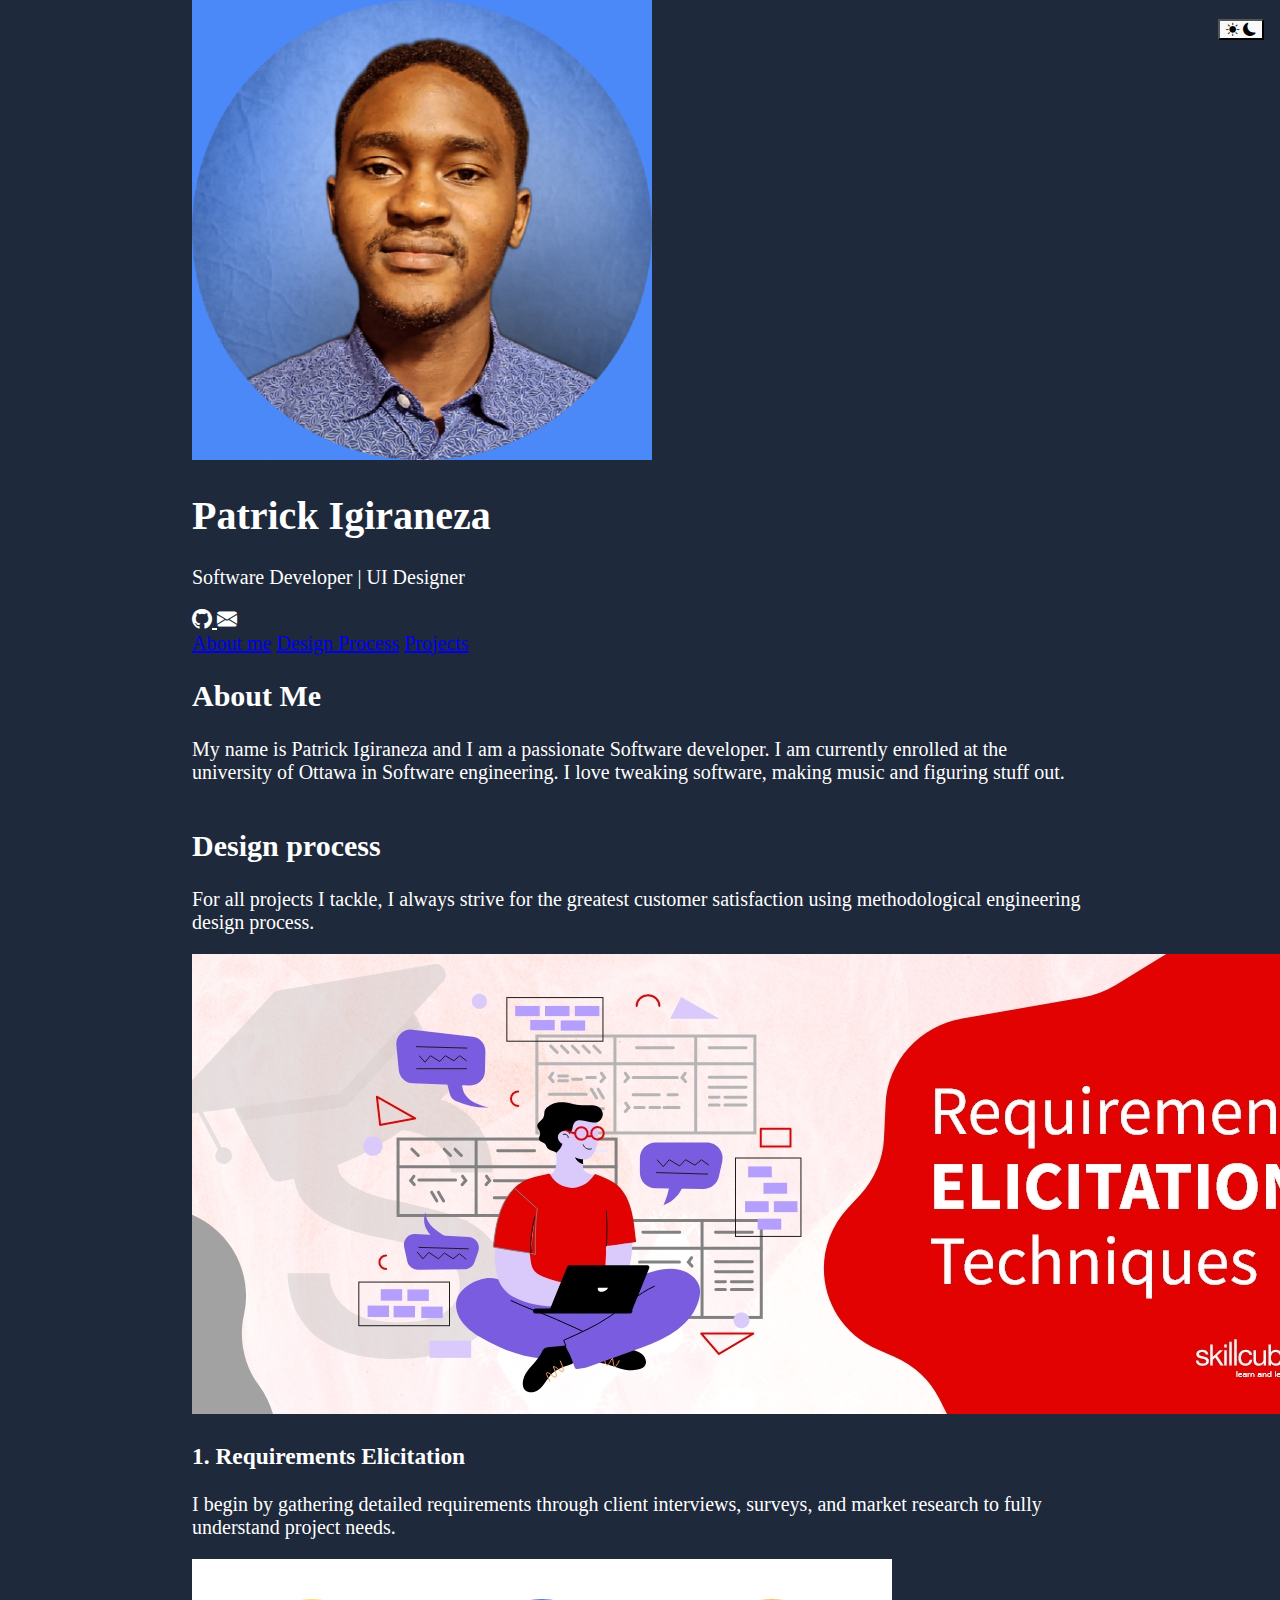
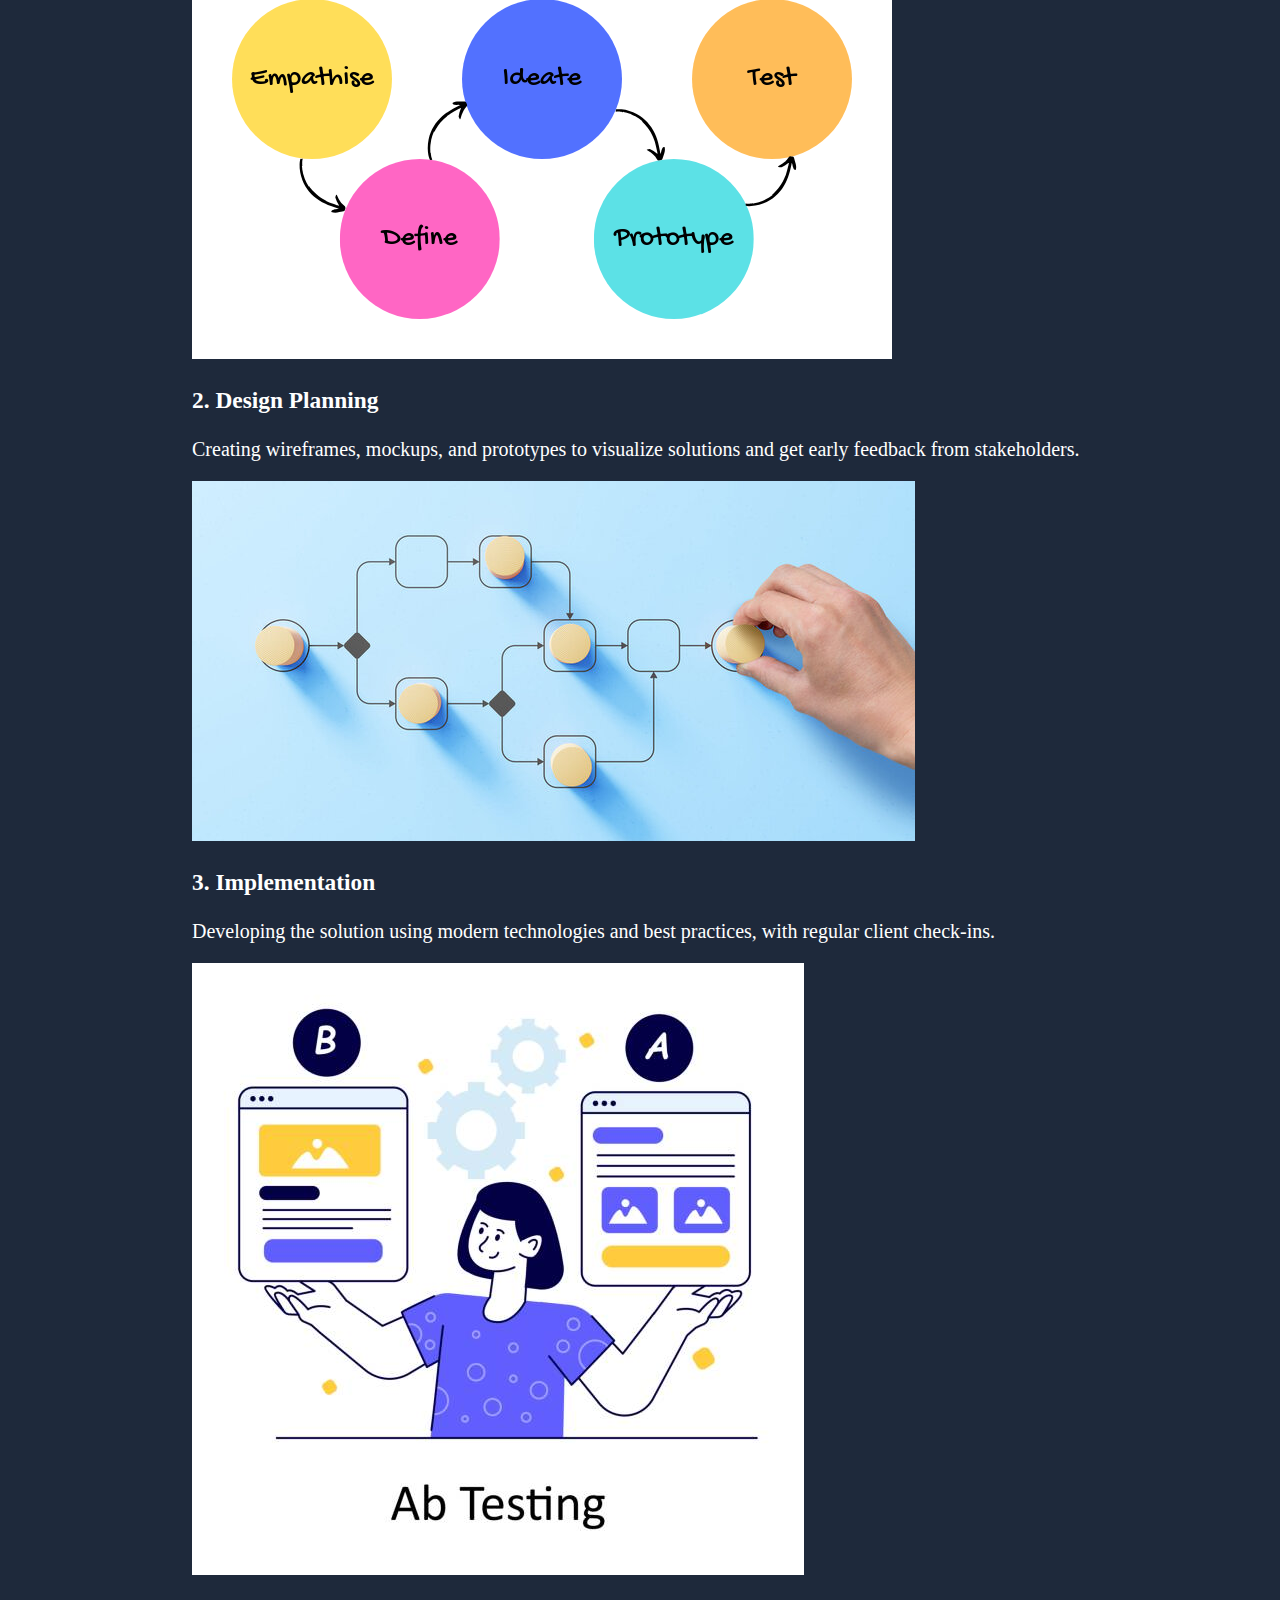
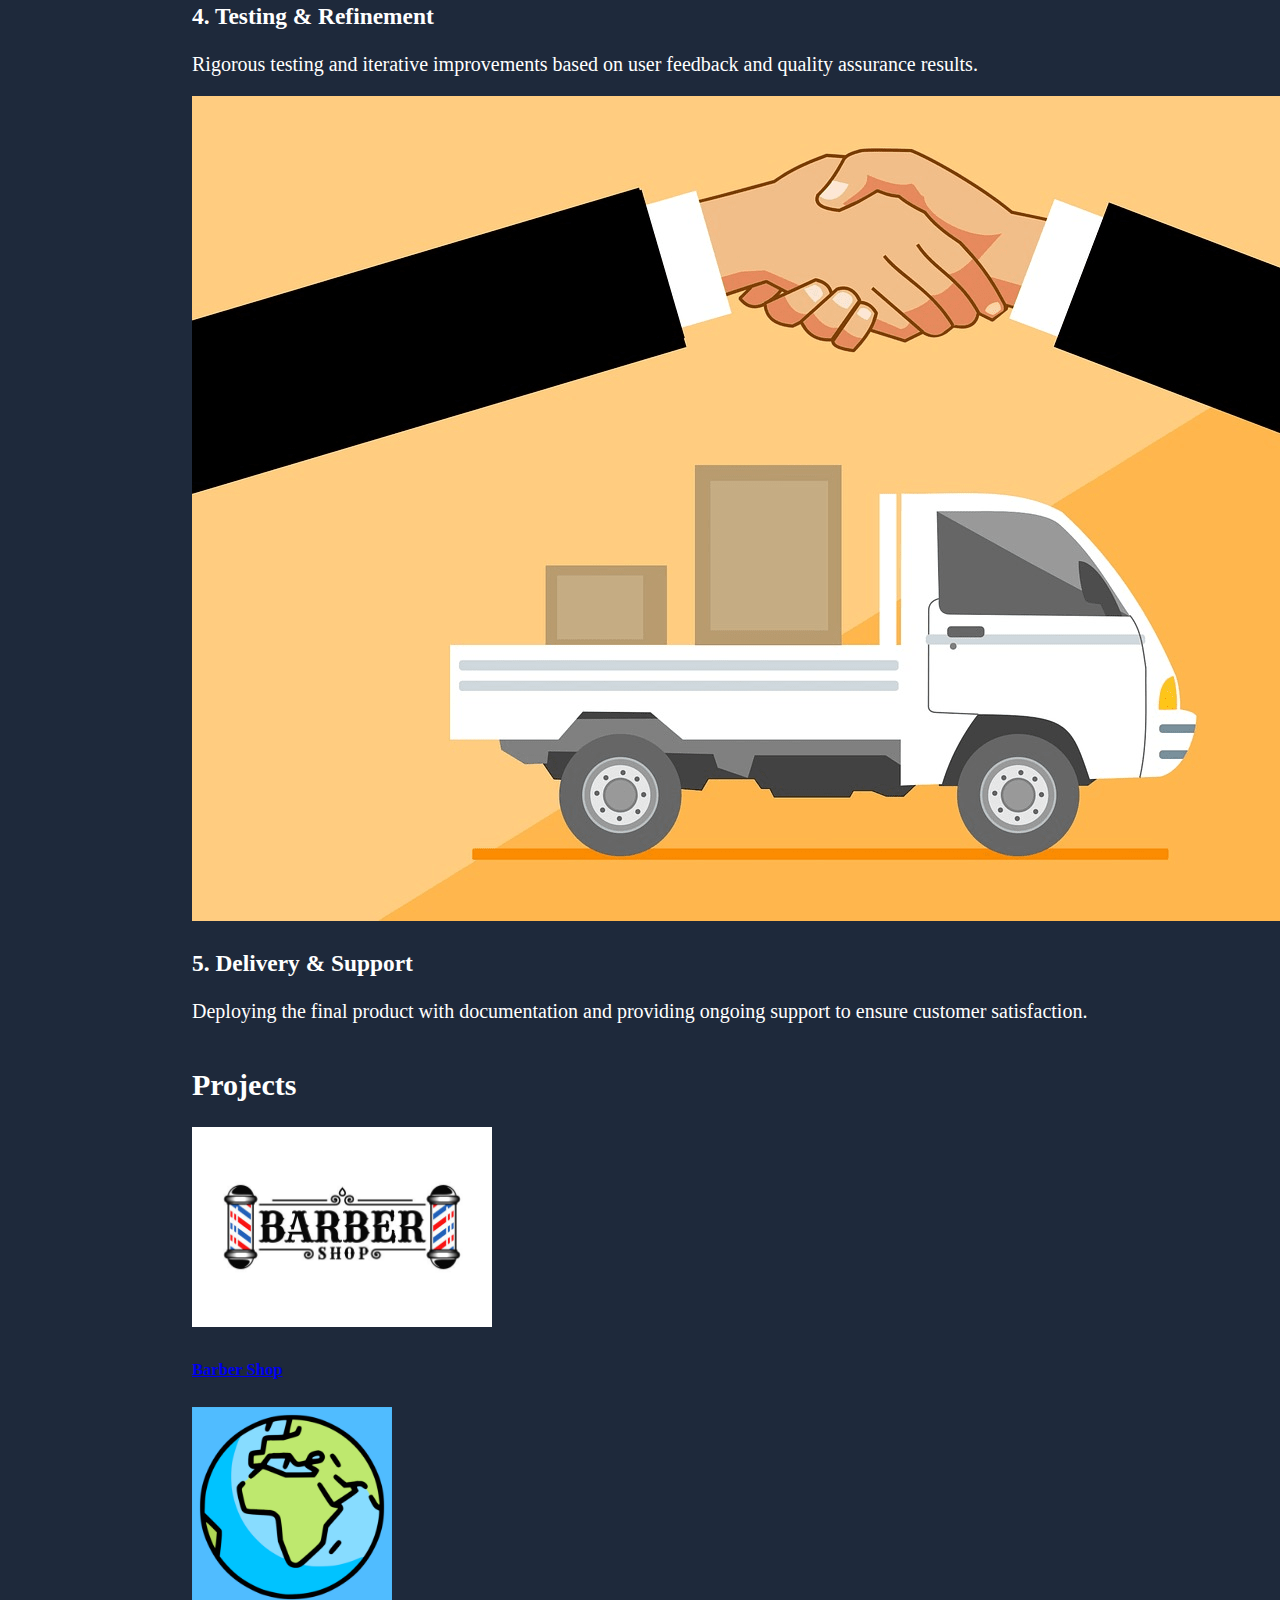
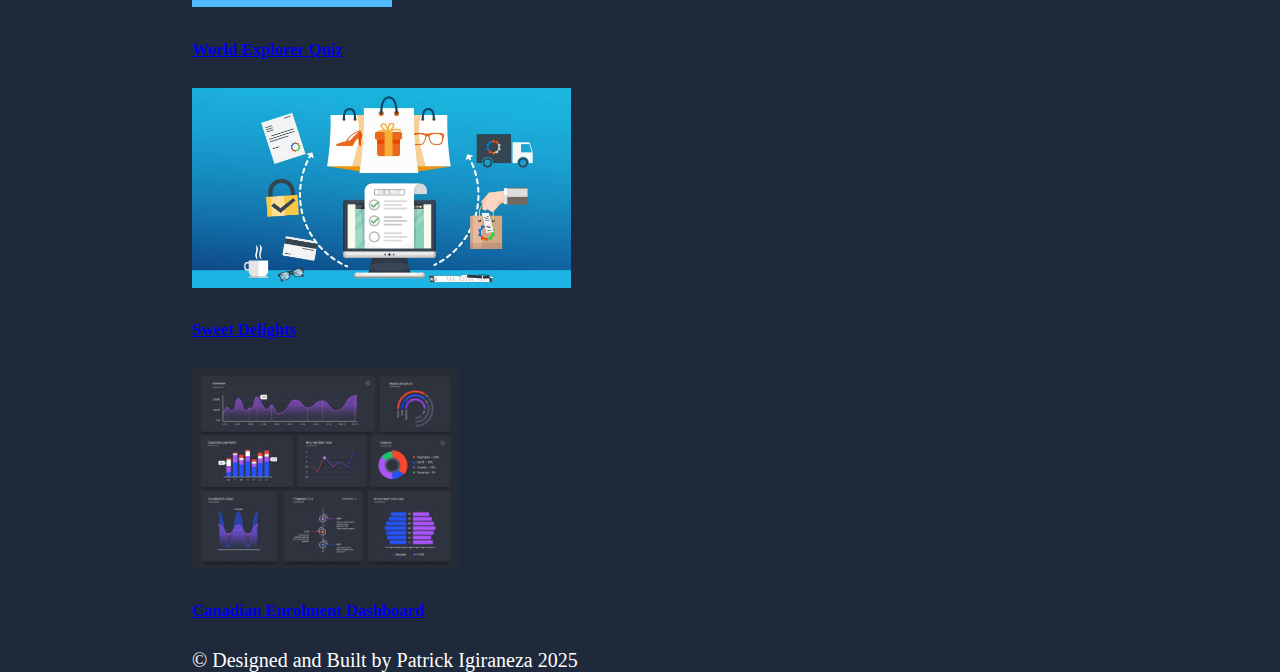
<file: index.html>
<!DOCTYPE html>
<html lang="en">
    <head>
        <meta charset="UTF-8" />
        <meta name="viewport" content="width=device-width, initial-scale=1.0" />
        <title>Patrick Igiraneza - Portfolio</title>

        <link rel="icon" type="image/png" href="images/profile.png" />

        <link
            href="https://cdn.jsdelivr.net/npm/bootstrap@5.3.6/dist/css/bootstrap.min.css"
            rel="stylesheet"
            integrity="sha384-4Q6Gf2aSP4eDXB8Miphtr37CMZZQ5oXLH2yaXMJ2w8e2ZtHTl7GptT4jmndRuHDT"
            crossorigin="anonymous"
        />
        <link
            rel="stylesheet"
            href="https://cdn.jsdelivr.net/npm/bootstrap-icons@1.11.0/font/bootstrap-icons.css"
        />
        <link rel="stylesheet" href="styles/main.css" />
        <script src="js/main.js"></script>
    </head>

    <body class="">
        <!-- Theme Toggle Button -->
        <div style="position: absolute; top: 1rem; right: 1rem; z-index: 1000">
            <button
                id="themeToggle"
                class="btn btn-sm rounded-circle"
                aria-label="Toggle theme"
            >
                <i class="bi bi-sun-fill" id="lightIcon"></i>
                <i class="bi bi-moon-fill d-none" id="darkIcon"></i>
            </button>
        </div>

        <!-- Profile and Navbar-->
        <section class="mx-auto text-center mt-5">
            <img
                class="rounded-circle img-fluid w-md-50"
                src="images/profile.png"
                alt="My profile picture"
            />
            <h1 class="mt-3">Patrick Igiraneza</h1>
            <p class="fs-6">Software Developer | UI Designer</p>

            <div class="social-links mt-2 mb-1">
                <a
                    href="https://github.com/vian21"
                    class="me-3 fs-4 text-decoration-none"
                    style="color: inherit"
                    target="_blank"
                    title="GitHub"
                >
                    <i class="bi bi-github"></i>
                </a>
                <a
                    href="mailto:pigir101@uottawa.ca"
                    class="me-3 fs-4 text-decoration-none"
                    style="color: inherit"
                    title="Email"
                >
                    <i class="bi bi-envelope-fill"></i>
                </a>
            </div>

            <div class="navbar-links fs-6 fs-md-5">
                <a class="py-2 py-md-3 px-2 px-md-3" href="#about">About me</a>
                <a class="py-2 py-md-3 px-2 px-md-3" href="#process"
                    >Design Process</a
                >
                <a class="py-2 py-md-3 px-2 px-md-3" href="#projects"
                    >Projects</a
                >
            </div>
        </section>

        <section id="about" class="mt-4">
            <h2 class="text-center">About Me</h2>
            <p class="">
                My name is Patrick Igiraneza and I am a passionate Software
                developer. I am currently enrolled at the university of Ottawa
                in Software engineering. I love tweaking software, making music
                and figuring stuff out.
            </p>
        </section>

        <section id="process" class="mt-2">
            <h2 class="text-center">Design process</h2>
            <p class="mb-3">
                For all projects I tackle, I always strive for the greatest
                customer satisfaction using methodological engineering design
                process.
            </p>

            <div class="step my-4 row align-items-center">
                <div class="col-md-4 mb-2">
                    <img
                        src="images/elicitation.jpg"
                        alt="Requirements Elicitation"
                        class="img-fluid rounded shadow"
                    />
                </div>
                <div class="col-md-8 mb-2 mx-auto">
                    <h3>1. Requirements Elicitation</h3>
                    <p>
                        I begin by gathering detailed requirements through
                        client interviews, surveys, and market research to fully
                        understand project needs.
                    </p>
                </div>
            </div>

            <div class="step mb-4 row align-items-center">
                <div class="col-md-4 mb-2">
                    <img
                        src="images/design.png"
                        alt="Design Planning"
                        class="img-fluid rounded shadow"
                    />
                </div>
                <div class="col-md-8 mb-2 mx-auto">
                    <h3>2. Design Planning</h3>
                    <p>
                        Creating wireframes, mockups, and prototypes to
                        visualize solutions and get early feedback from
                        stakeholders.
                    </p>
                </div>
            </div>

            <div class="step mb-4 row align-items-center">
                <div class="col-md-4 mb-2">
                    <img
                        src="images/implementation.jpg"
                        alt="Implementation"
                        class="img-fluid rounded shadow"
                    />
                </div>
                <div class="col-md-8 mb-2 mx-auto">
                    <h3>3. Implementation</h3>
                    <p>
                        Developing the solution using modern technologies and
                        best practices, with regular client check-ins.
                    </p>
                </div>
            </div>

            <div class="step mb-4 row align-items-center">
                <div class="col-md-4 mb-2">
                    <img
                        src="images/testing.jpg"
                        alt="Testing & Refinement"
                        class="img-fluid rounded shadow"
                    />
                </div>
                <div class="col-md-8 mb-2 mx-auto">
                    <h3>4. Testing & Refinement</h3>
                    <p>
                        Rigorous testing and iterative improvements based on
                        user feedback and quality assurance results.
                    </p>
                </div>
            </div>

            <div class="step row align-items-center">
                <div class="col-md-4 mb-2">
                    <img
                        src="images/delivery.png"
                        alt="Delivery & Support"
                        class="img-fluid rounded shadow"
                    />
                </div>
                <div class="col-md-8 mb-2 mx-auto">
                    <h3>5. Delivery & Support</h3>
                    <p>
                        Deploying the final product with documentation and
                        providing ongoing support to ensure customer
                        satisfaction.
                    </p>
                </div>
            </div>
        </section>

        <section id="projects" class="my-4">
            <h2 class="text-center">Projects</h2>

            <div class="mt-3 row row-cols-1 row-cols-md-2 row-cols-lg-4 g-4">
                <div class="col">
                    <a
                        href="https://jordyhimbarwa.github.io/Barbershop/"
                        class="text-decoration-none"
                    >
                        <div class="card h-100">
                            <img
                                src="images/barber.jpg"
                                alt="Barber Shop Project"
                                class="card-img-top"
                                style="height: 200px; object-fit: cover"
                            />
                            <div class="card-body text-center">
                                <h5 class="card-title">Barber Shop</h5>
                            </div>
                        </div>
                    </a>
                </div>
                <div class="col">
                    <a href="https://cities-quizz.netlify.app/" class="text-decoration-none">
                        <div class="card h-100">
                            <img
                                src="images/country-name-game.png"
                                alt="Memory Game"
                                class="card-img-top"
                                style="height: 200px; object-fit: cover"
                            />
                            <div class="card-body text-center">
                                <h5 class="card-title">World Explorer Quiz</h5>
                            </div>
                        </div>
                    </a>
                </div>
                <div class="col">
                    <a href="https://jordyhimbarwa.github.io/E-commerce/" class="text-decoration-none">
                        <div class="card h-100">
                            <img
                                src="images/ecommerce.jpg"
                                alt="E-Commerce Project"
                                class="card-img-top"
                                style="height: 200px; object-fit: cover"
                            />
                            <div class="card-body text-center">
                                <h5 class="card-title">Sweet Delights</h5>
                            </div>
                        </div>
                    </a>
                </div>
                <div class="col">
                    <a href="https://seg3525-dashboard.vercel.app/" class="text-decoration-none">
                        <div class="card h-100">
                            <img
                                src="images/finance.jpg"
                                alt="Finance App Project"
                                class="card-img-top"
                                style="height: 200px; object-fit: cover"
                            />
                            <div class="card-body text-center">
                                <h5 class="card-title">Canadian Enrolment Dashboard</h5>
                            </div>
                        </div>
                    </a>
                </div>
            </div>
        </section>

        <footer class="my-2 text-center">
            © Designed and Built by Patrick Igiraneza 2025
        </footer>

        <script
            src="https://cdn.jsdelivr.net/npm/bootstrap@5.3.6/dist/js/bootstrap.bundle.min.js"
            integrity="sha384-j1CDi7MgGQ12Z7Qab0qlWQ/Qqz24Gc6BM0thvEMVjHnfYGF0rmFCozFSxQBxwHKO"
            crossorigin="anonymous"
        ></script>
    </body>
</html>
</file>
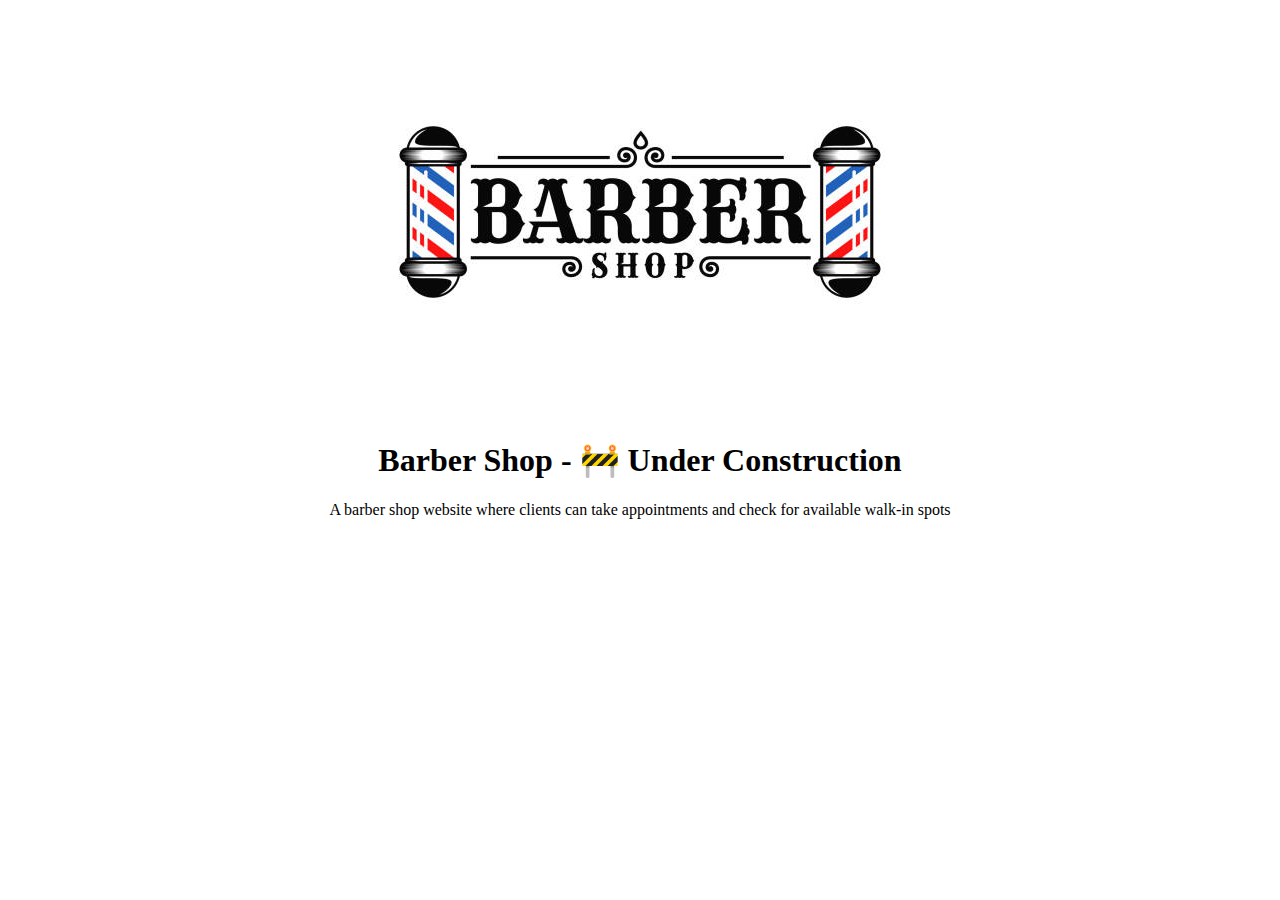
<file: design-1.html>
<!DOCTYPE html>
<html lang="en">

<head>
    <meta charset="UTF-8">
    <meta name="viewport" content="width=device-width, initial-scale=1.0">
    <title>🚧 Design 1 - Under Construction</title>
</head>

<body>
    <center>
        <img src="images/barber.jpg">
        <h1>Barber Shop - 🚧 Under Construction</h1>
        <p>A barber shop website where clients can take appointments and check for available walk-in spots</p>
    </center>
</body>

</html>
</file>
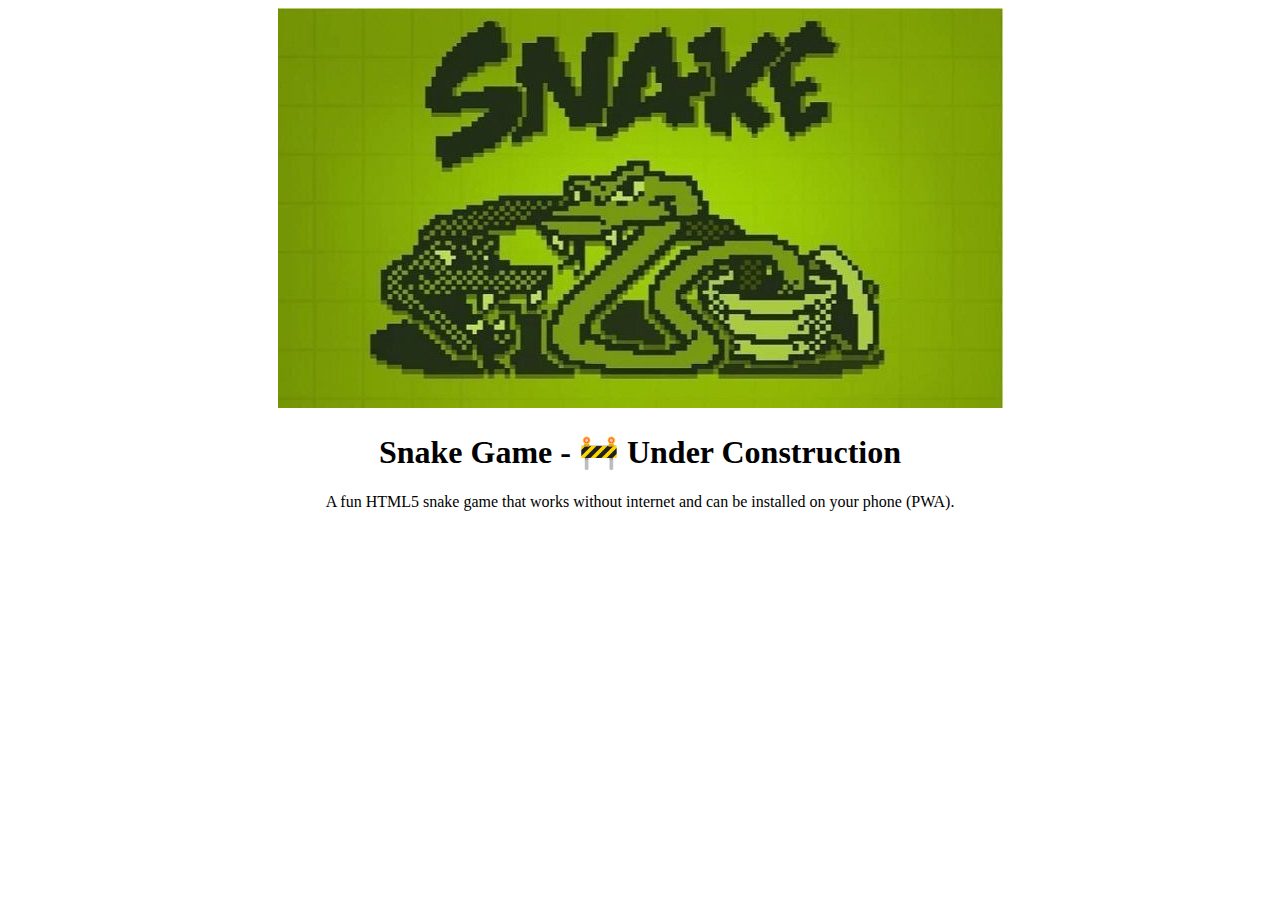
<file: design-2.html>
<!DOCTYPE html>
<html lang="en">

<head>
    <meta charset="UTF-8">
    <meta name="viewport" content="width=device-width, initial-scale=1.0">
    <title>🚧 Design 2 - Under Construction</title>
</head>

<body>
    <center>
        <img src="images/snake.jpg">
        <h1>Snake Game - 🚧 Under Construction</h1>
        <p>A fun HTML5 snake game that works without internet and can be installed on your phone (PWA).</p>
    </center>
</body>

</html>
</file>
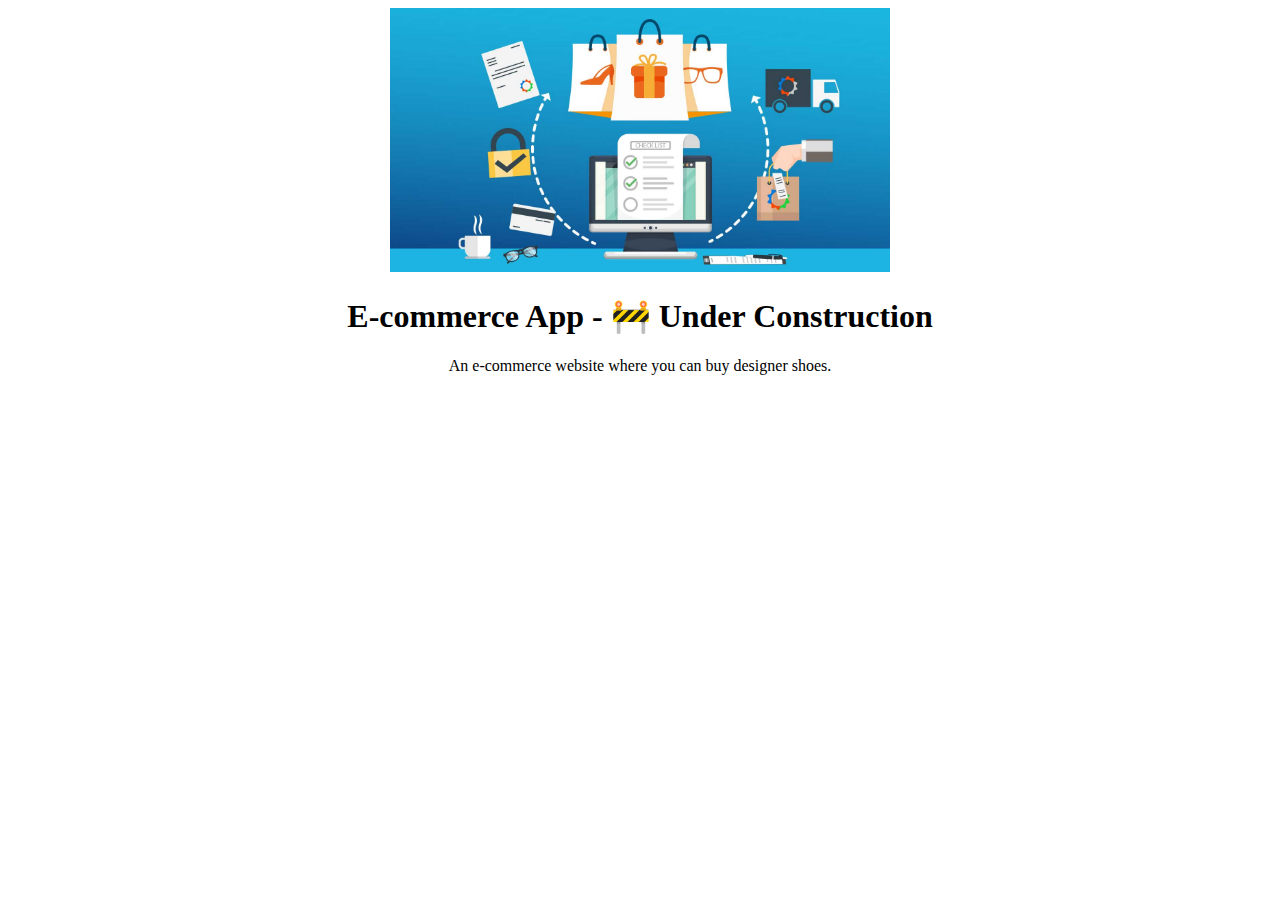
<file: design-3.html>
<!DOCTYPE html>
<html lang="en">

<head>
    <meta charset="UTF-8">
    <meta name="viewport" content="width=device-width, initial-scale=1.0">
    <title>🚧 Design 3 - Under Construction</title>
</head>

<body>
    <center>
        <img src="images/ecommerce.jpg" width="500px">
        <h1>E-commerce App - 🚧 Under Construction</h1>
        <p>An e-commerce website where you can buy designer shoes.</p>
    </center>
</body>

</html>
</file>
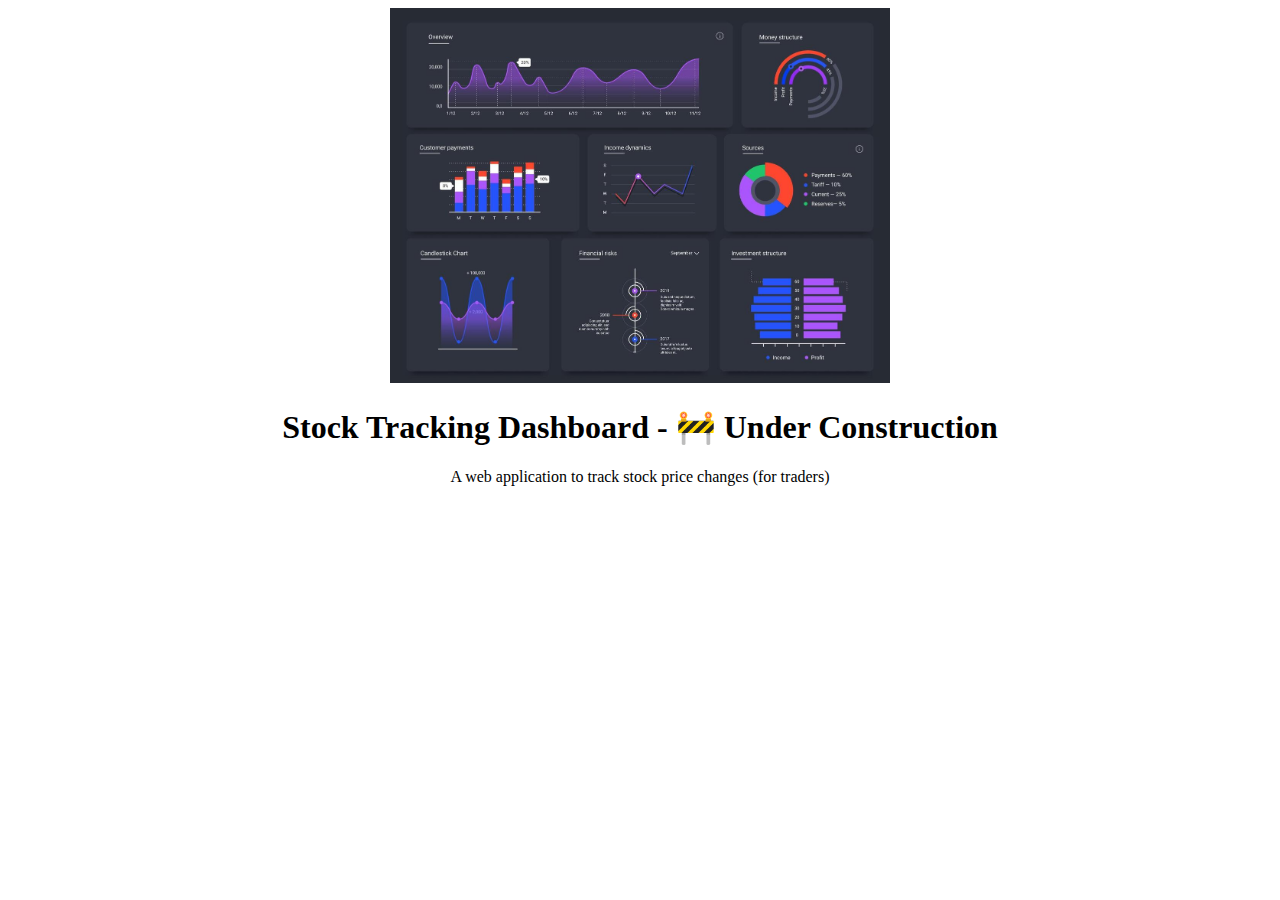
<file: design-4.html>
<!DOCTYPE html>
<html lang="en">

<head>
    <meta charset="UTF-8">
    <meta name="viewport" content="width=device-width, initial-scale=1.0">
    <title>🚧 Design 4 - Under Construction</title>
</head>

<body>
    <center>
        <img src="images/finance.jpg" width="500px">
        <h1>Stock Tracking Dashboard - 🚧 Under Construction</h1>
        <p>A web application to track stock price changes (for traders)</p>
    </center>
</body>

</html>
</file>
<file: styles/main.css>
html,
body {
    margin: 0;
    padding: 0;
}

body {
    display: flex;
    flex-direction: column;
    font-size: 1.25rem;
    margin: auto;
    width: 90%;
    max-width: 100%;

    @media (min-width: 768px) {
        width: 70%;
    }
    min-height: 100vh;
    text-align: left;
}

.card {
    transition: transform 0.3s ease;
}

.card:hover {
    transform: translateY(-5px);
}
</file>
